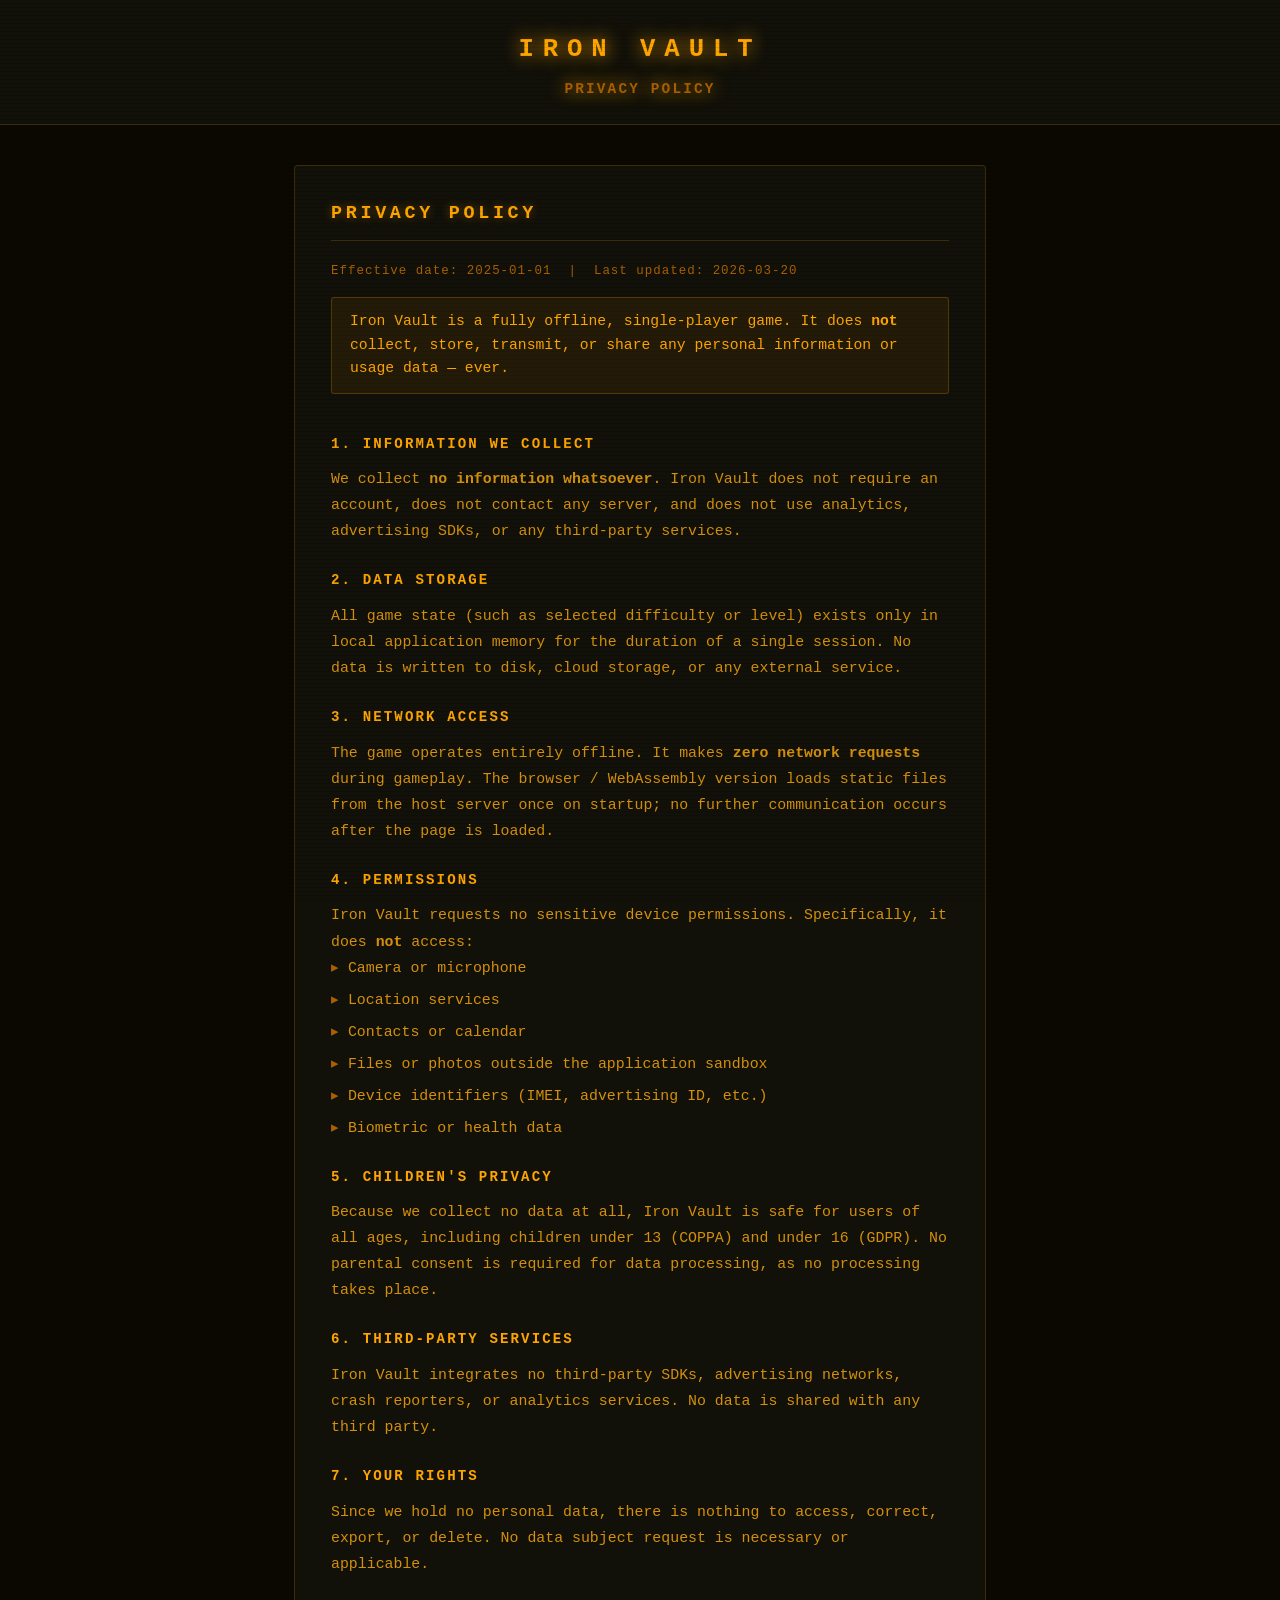
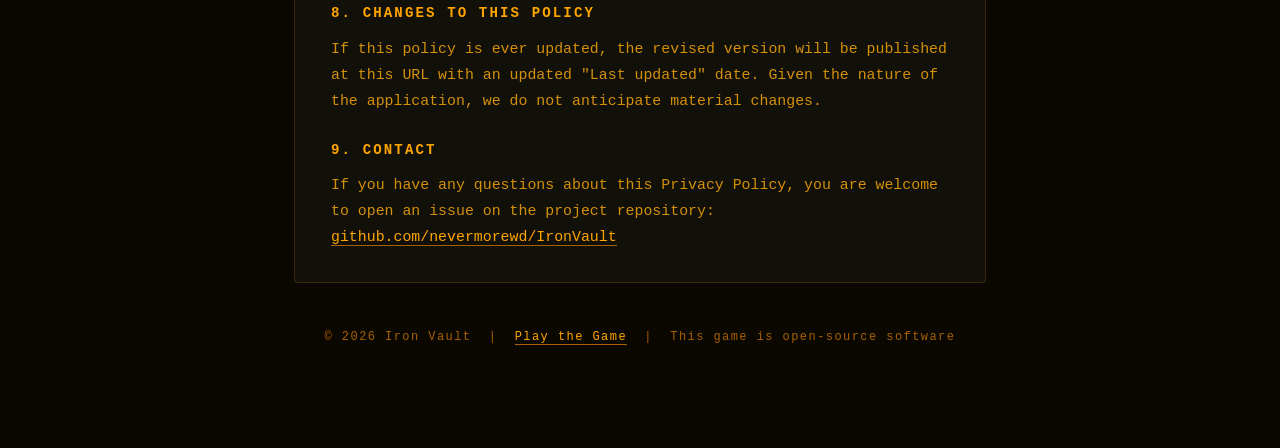
<file: src/IronVault.Browser/wwwroot/privacy.html>
<!DOCTYPE html>
<html lang="en">
<head>
  <meta charset="UTF-8">
  <meta name="viewport" content="width=device-width, initial-scale=1.0">
  <title>Privacy Policy — Iron Vault</title>
  <style>
    :root {
      --amber:  #ffa500;
      --dim:    #aa6000;
      --bg:     #0a0800;
      --surface:#111009;
      --border: rgba(255,165,0,0.18);
    }

    *, *::before, *::after { box-sizing: border-box; margin: 0; padding: 0; }

    body {
      background: var(--bg);
      color: var(--amber);
      font-family: Consolas, 'Courier New', monospace;
      font-size: 15px;
      line-height: 1.75;
      min-height: 100vh;
      padding: 0 0 60px;
    }

    /* ── CRT scanline overlay ── */
    body::before {
      content: '';
      position: fixed;
      inset: 0;
      background: repeating-linear-gradient(
        to bottom,
        transparent 0px,
        transparent 3px,
        rgba(0,0,0,0.08) 3px,
        rgba(0,0,0,0.08) 4px
      );
      pointer-events: none;
      z-index: 1000;
    }

    /* ── Header ── */
    header {
      background: var(--surface);
      border-bottom: 1px solid var(--border);
      padding: 28px 0 22px;
      text-align: center;
    }
    .logo {
      font-size: 1.6rem;
      font-weight: bold;
      letter-spacing: 0.35em;
      text-shadow: 0 0 18px var(--amber);
    }
    .logo span { color: var(--dim); font-size: 0.9rem; letter-spacing: 0.15em; display: block; margin-top: 4px; }

    /* ── Main content ── */
    main {
      max-width: 740px;
      margin: 40px auto;
      padding: 0 24px;
    }

    .card {
      background: var(--surface);
      border: 1px solid var(--border);
      border-radius: 4px;
      padding: 32px 36px;
      margin-bottom: 24px;
    }

    h1 {
      font-size: 1.15rem;
      letter-spacing: 0.2em;
      color: var(--amber);
      text-shadow: 0 0 10px rgba(255,165,0,0.4);
      margin-bottom: 20px;
      padding-bottom: 10px;
      border-bottom: 1px solid var(--border);
    }

    h2 {
      font-size: 0.88rem;
      letter-spacing: 0.15em;
      color: var(--amber);
      margin: 24px 0 10px;
      text-transform: uppercase;
    }

    p, li {
      color: #d4900a;
      font-size: 0.93rem;
    }

    ul {
      list-style: none;
      padding-left: 0;
    }
    ul li::before {
      content: '▸  ';
      color: var(--dim);
    }
    ul li { margin-bottom: 6px; }

    .highlight {
      display: inline-block;
      background: rgba(255,165,0,0.08);
      border: 1px solid rgba(255,165,0,0.22);
      border-radius: 3px;
      padding: 12px 18px;
      margin: 14px 0;
      color: var(--amber);
      font-size: 0.92rem;
      line-height: 1.6;
      width: 100%;
    }

    .meta {
      font-size: 0.78rem;
      color: var(--dim);
      letter-spacing: 0.08em;
    }

    a {
      color: var(--amber);
      text-decoration: none;
      border-bottom: 1px solid var(--dim);
    }
    a:hover { border-bottom-color: var(--amber); }

    footer {
      text-align: center;
      font-size: 0.75rem;
      color: var(--dim);
      letter-spacing: 0.12em;
      padding-top: 20px;
    }

    @media (max-width: 600px) {
      .card { padding: 22px 18px; }
      .logo { font-size: 1.2rem; }
    }
  </style>
</head>
<body>

<header>
  <div class="logo">
    IRON VAULT
    <span>PRIVACY POLICY</span>
  </div>
</header>

<main>

  <div class="card">
    <h1>PRIVACY POLICY</h1>

    <p class="meta">Effective date: 2025-01-01 &nbsp;|&nbsp; Last updated: 2026-03-20</p>

    <div class="highlight">
      Iron Vault is a fully offline, single-player game.
      It does <strong>not</strong> collect, store, transmit, or share
      any personal information or usage data — ever.
    </div>

    <h2>1. Information We Collect</h2>
    <p>
      We collect <strong>no information whatsoever</strong>.
      Iron Vault does not require an account, does not contact any server,
      and does not use analytics, advertising SDKs, or any third-party services.
    </p>

    <h2>2. Data Storage</h2>
    <p>
      All game state (such as selected difficulty or level) exists only in local
      application memory for the duration of a single session. No data is written
      to disk, cloud storage, or any external service.
    </p>

    <h2>3. Network Access</h2>
    <p>
      The game operates entirely offline.
      It makes <strong>zero network requests</strong> during gameplay.
      The browser / WebAssembly version loads static files from the host server
      once on startup; no further communication occurs after the page is loaded.
    </p>

    <h2>4. Permissions</h2>
    <p>Iron Vault requests no sensitive device permissions. Specifically, it does <strong>not</strong> access:</p>
    <ul>
      <li>Camera or microphone</li>
      <li>Location services</li>
      <li>Contacts or calendar</li>
      <li>Files or photos outside the application sandbox</li>
      <li>Device identifiers (IMEI, advertising ID, etc.)</li>
      <li>Biometric or health data</li>
    </ul>

    <h2>5. Children's Privacy</h2>
    <p>
      Because we collect no data at all, Iron Vault is safe for users of all ages,
      including children under 13 (COPPA) and under 16 (GDPR).
      No parental consent is required for data processing, as no processing takes place.
    </p>

    <h2>6. Third-Party Services</h2>
    <p>
      Iron Vault integrates no third-party SDKs, advertising networks, crash reporters,
      or analytics services. No data is shared with any third party.
    </p>

    <h2>7. Your Rights</h2>
    <p>
      Since we hold no personal data, there is nothing to access, correct, export,
      or delete. No data subject request is necessary or applicable.
    </p>

    <h2>8. Changes to This Policy</h2>
    <p>
      If this policy is ever updated, the revised version will be published at this URL
      with an updated "Last updated" date. Given the nature of the application,
      we do not anticipate material changes.
    </p>

    <h2>9. Contact</h2>
    <p>
      If you have any questions about this Privacy Policy, you are welcome to open an
      issue on the project repository:<br>
      <a href="https://github.com/nevermorewd/IronVault" target="_blank" rel="noopener">
        github.com/nevermorewd/IronVault
      </a>
    </p>
  </div>

  <footer>
    &copy; 2026 Iron Vault &nbsp;|&nbsp;
    <a href="./">Play the Game</a> &nbsp;|&nbsp;
    This game is open-source software
  </footer>

</main>

</body>
</html>
</file>
